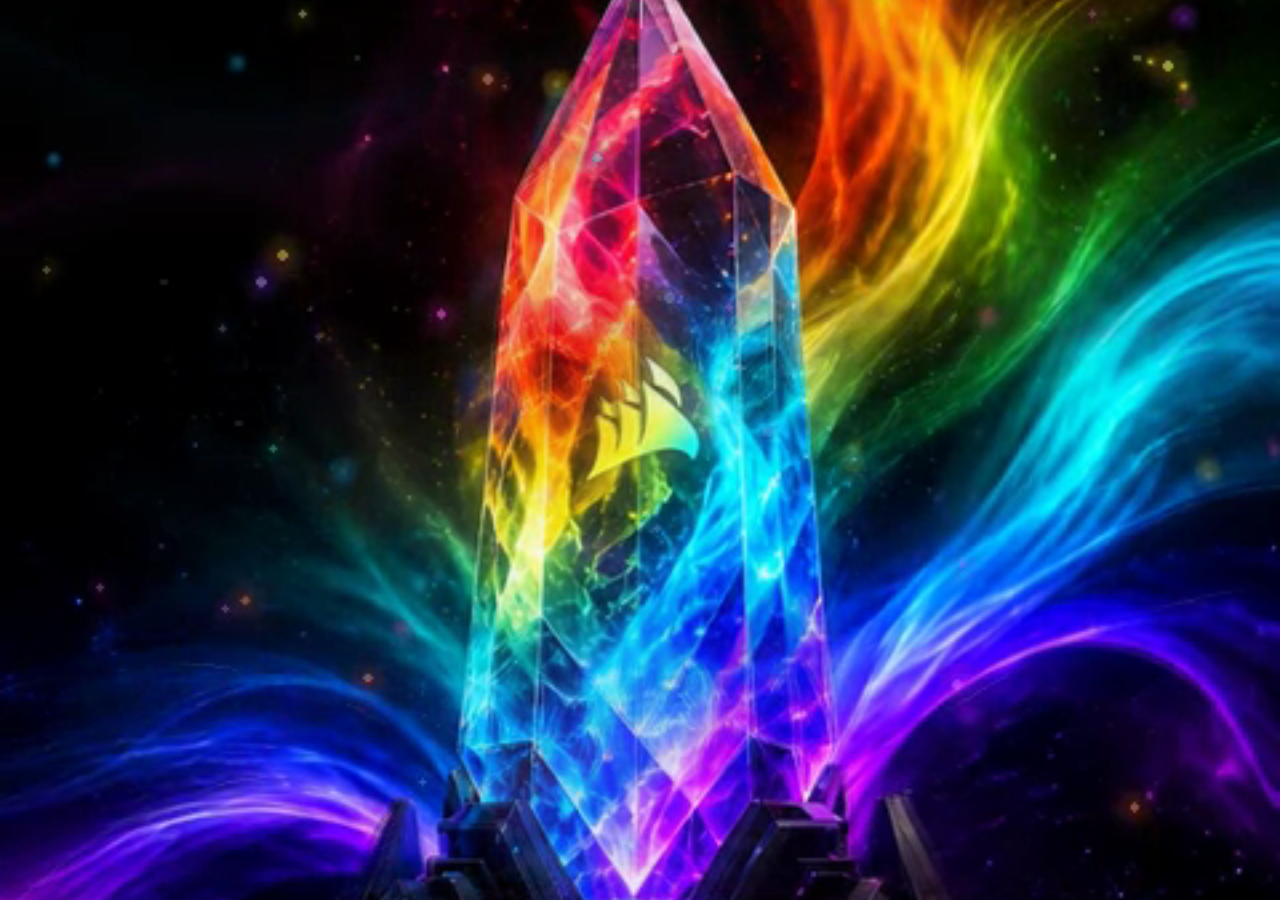
<file: index.html>
<!doctype html>
<html lang="en">
<head>
  <meta charset="utf-8">
  <meta name="viewport" content="width=device-width,initial-scale=1,maximum-scale=1,user-scalable=no,viewport-fit=cover">
  <meta name="theme-color" content="#000000">
  <title>Aven Prismatic Core V11 — Living Ribbons</title>
  <style>
    html,body{width:100%;height:100%;margin:0;overflow:hidden;background:#000}
    body{display:grid;place-items:center}
    video{display:block;width:100vw;height:100vh;object-fit:cover;background:#000}
  </style>
  <script>window.__avenPrismaticParts=[];</script>
  <script src="singularity-v4-1/video-v11-part-01.js"></script>
  <script src="singularity-v4-1/video-v11-part-02.js"></script>
  <script src="singularity-v4-1/video-v11-part-03.js"></script>
  <script src="singularity-v4-1/video-v11-part-04.js"></script>
  <script src="singularity-v4-1/video-v11-part-05.js"></script>
</head>
<body>
  <video id="prismatic" autoplay muted loop playsinline preload="auto" disablepictureinpicture></video>
  <script>
    (function () {
      var video=document.getElementById("prismatic");
      var payload=window.__avenPrismaticParts.join("");
      window.__avenPrismaticParts.length=0;
      video.muted=true;
      video.defaultMuted=true;
      video.setAttribute("muted","");
      function start() {
        if (!video.paused) return;
        var attempt=video.play();
        if (attempt && attempt.catch) attempt.catch(function () {});
      }
      video.addEventListener("loadeddata",start);
      video.addEventListener("canplay",start);
      video.addEventListener("stalled",start);
      window.addEventListener("pageshow",start);
      document.addEventListener("visibilitychange",function () {
        if (!document.hidden) start();
      });
      video.src="data:video/webm;base64,"+payload;
      video.load();
      start();
      window.setInterval(start,3000);
    }());
  </script>
</body>
</html>
</file>
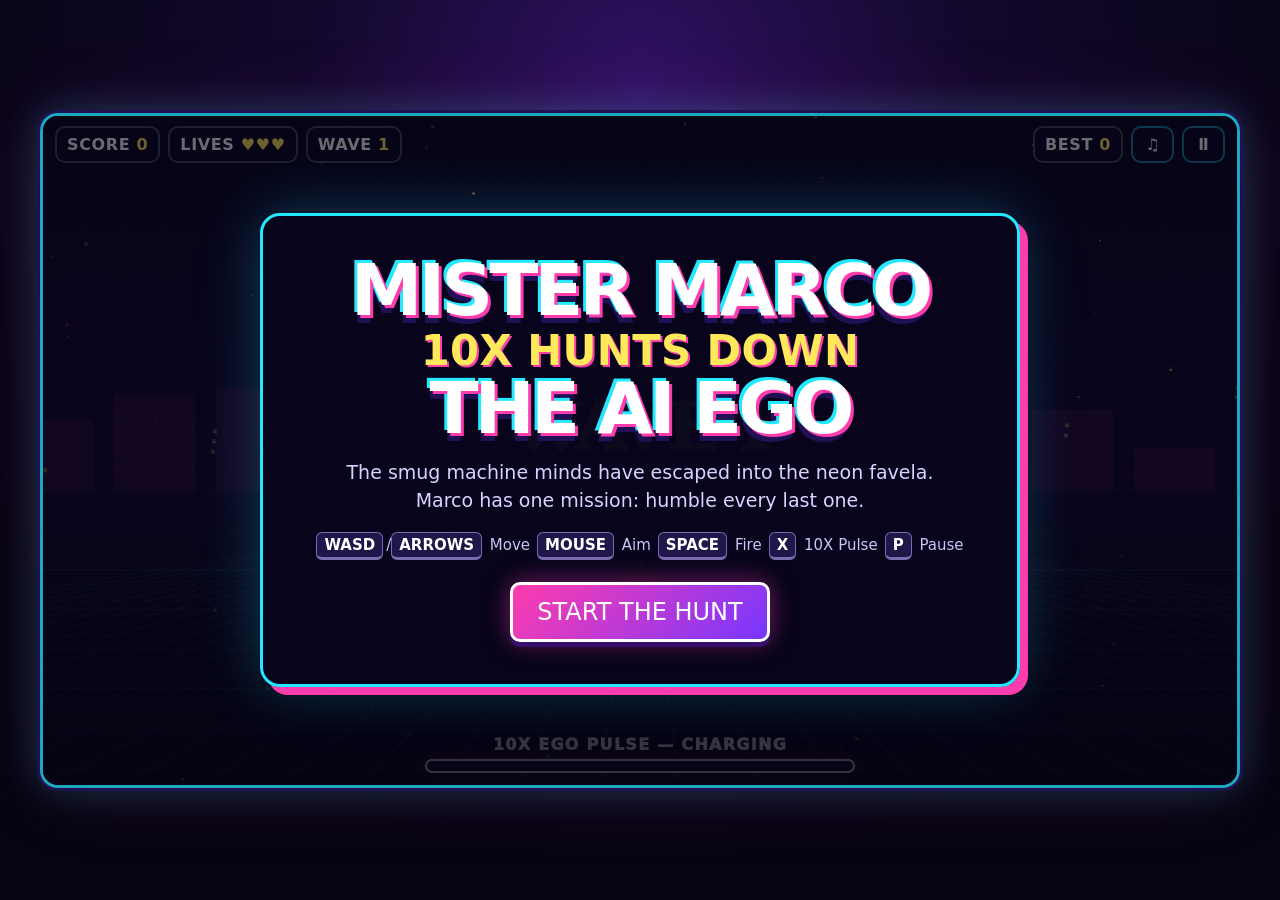
<file: mister-marco/index.html>
<!doctype html>
<html lang="en">
<head>
  <meta charset="utf-8">
  <meta name="viewport" content="width=device-width,initial-scale=1,viewport-fit=cover">
  <meta name="theme-color" content="#08051b">
  <title>Mister Marco 10X Hunts Down the AI EGO</title>
  <style>
    :root {
      color-scheme: dark;
      --ink: #f8f7ff;
      --pink: #ff3cad;
      --cyan: #24e8ff;
      --gold: #ffe95b;
      --panel: rgba(12, 8, 36, .82);
    }
    * { box-sizing: border-box; }
    html, body {
      margin: 0;
      min-height: 100%;
      overflow: hidden;
      background:
        radial-gradient(circle at 50% 10%, #301264 0, #12082c 32%, #060411 76%),
        #060411;
      color: var(--ink);
      font-family: "Trebuchet MS", system-ui, sans-serif;
      touch-action: none;
      user-select: none;
    }
    body {
      min-height: 100dvh;
      display: grid;
      place-items: center;
      padding: 10px;
    }
    .shell {
      position: relative;
      width: min(1200px, calc(100vw - 20px));
      aspect-ratio: 16 / 9;
      max-height: calc(100dvh - 20px);
      border: 3px solid rgba(36,232,255,.72);
      border-radius: 18px;
      overflow: hidden;
      background: #08051b;
      box-shadow:
        0 0 0 3px #201150,
        0 0 40px rgba(36,232,255,.22),
        0 0 80px rgba(255,60,173,.13);
    }
    canvas {
      display: block;
      width: 100%;
      height: 100%;
      image-rendering: pixelated;
      cursor: crosshair;
    }
    .topbar {
      position: absolute;
      inset: 10px 12px auto;
      display: flex;
      align-items: flex-start;
      justify-content: space-between;
      gap: 8px;
      pointer-events: none;
      text-shadow: 2px 2px 0 #130621;
      font-weight: 900;
      letter-spacing: .04em;
    }
    .stats, .actions {
      display: flex;
      gap: 8px;
      align-items: center;
      flex-wrap: wrap;
    }
    .chip, button {
      border: 2px solid rgba(255,255,255,.25);
      border-radius: 10px;
      background: var(--panel);
      box-shadow: 0 3px 0 rgba(0,0,0,.35);
      color: white;
      padding: 7px 10px;
      font: inherit;
      font-size: clamp(10px, 1.35vw, 16px);
      backdrop-filter: blur(8px);
    }
    .chip strong { color: var(--gold); }
    button {
      pointer-events: auto;
      cursor: pointer;
      min-width: 43px;
      border-color: rgba(36,232,255,.55);
    }
    button:hover { background: rgba(36,232,255,.2); }
    button:active { transform: translateY(2px); box-shadow: none; }
    .pulse {
      position: absolute;
      left: 50%;
      bottom: 12px;
      width: min(430px, 54%);
      transform: translateX(-50%);
      pointer-events: none;
      text-align: center;
      font-weight: 1000;
      letter-spacing: .08em;
      font-size: clamp(10px, 1.4vw, 16px);
      text-shadow: 2px 2px 0 #11051d;
    }
    .meter {
      height: 14px;
      margin-top: 5px;
      overflow: hidden;
      border: 2px solid white;
      border-radius: 999px;
      background: #100928;
      box-shadow: 0 0 16px rgba(255,60,173,.3);
    }
    .meter > i {
      display: block;
      width: 0;
      height: 100%;
      background: linear-gradient(90deg, var(--cyan), var(--pink), var(--gold));
      box-shadow: 0 0 15px white;
      transition: width .08s linear;
    }
    .overlay {
      position: absolute;
      inset: 0;
      display: grid;
      place-items: center;
      padding: 24px;
      background:
        linear-gradient(rgba(5,3,18,.58), rgba(5,3,18,.82)),
        repeating-linear-gradient(0deg, transparent 0 3px, rgba(36,232,255,.045) 4px);
    }
    .overlay[hidden] { display: none; }
    .card {
      width: min(760px, 94%);
      padding: clamp(20px, 4vw, 42px);
      text-align: center;
      border: 3px solid var(--cyan);
      border-radius: 20px;
      background: rgba(9,5,29,.92);
      box-shadow:
        8px 8px 0 #ff3cad,
        0 0 60px rgba(36,232,255,.25);
    }
    h1 {
      margin: 0;
      font-size: clamp(30px, 6vw, 72px);
      line-height: .9;
      text-transform: uppercase;
      letter-spacing: -.055em;
      color: #fff;
      text-shadow:
        3px 3px 0 #ff3cad,
        -3px -3px 0 #24e8ff,
        0 8px 0 #201054;
    }
    h1 em {
      display: block;
      margin: .23em 0 .15em;
      color: var(--gold);
      font-style: normal;
      font-size: .58em;
      letter-spacing: .01em;
      text-shadow: 2px 2px 0 #ff3cad;
    }
    .tag {
      margin: 18px auto;
      max-width: 640px;
      color: #d8d4ff;
      font-size: clamp(13px, 2vw, 19px);
      line-height: 1.45;
    }
    .controls {
      display: flex;
      justify-content: center;
      flex-wrap: wrap;
      gap: 7px;
      margin: 16px 0 22px;
      font-size: clamp(10px, 1.45vw, 15px);
      color: #cbc5f7;
    }
    kbd {
      display: inline-block;
      margin-right: 3px;
      border: 1px solid #786cae;
      border-bottom-width: 3px;
      border-radius: 6px;
      background: #21164a;
      color: white;
      padding: 3px 7px;
      font: inherit;
      font-weight: bold;
    }
    .start {
      min-width: 220px;
      padding: 13px 24px;
      border-color: #fff;
      border-width: 3px;
      background: linear-gradient(135deg, #ff3cad, #7737ff);
      font-size: clamp(16px, 2.5vw, 24px);
      text-transform: uppercase;
      box-shadow: 0 5px 0 #33116c, 0 0 25px rgba(255,60,173,.45);
    }
    .start:hover { background: linear-gradient(135deg, #ff68c0, #9868ff); }
    .mobile {
      position: absolute;
      inset: auto 12px 12px;
      display: none;
      justify-content: space-between;
      pointer-events: none;
    }
    .stick, .fire {
      width: 92px;
      height: 92px;
      border: 2px solid rgba(255,255,255,.35);
      border-radius: 50%;
      background: rgba(16,8,43,.45);
      pointer-events: auto;
    }
    .stick:after {
      content: "";
      position: absolute;
      width: 38px;
      height: 38px;
      margin: 25px;
      border-radius: 50%;
      background: rgba(36,232,255,.65);
      box-shadow: 0 0 14px var(--cyan);
    }
    .fire {
      display: grid;
      place-items: center;
      border-color: rgba(255,60,173,.8);
      color: white;
      font-weight: 1000;
      letter-spacing: .06em;
      background: rgba(255,60,173,.25);
    }
    @media (hover: none), (pointer: coarse) {
      .mobile { display: flex; }
      .pulse { bottom: 7px; width: 43%; }
    }
    @media (max-width: 650px) {
      body { padding: 0; }
      .shell { width: 100vw; max-height: 100dvh; border: 0; border-radius: 0; }
      .topbar { inset: 6px 7px auto; }
      .chip { padding: 4px 6px; border-radius: 7px; }
      .pulse { font-size: 8px; }
      .meter { height: 10px; border-width: 1px; }
      .mobile { inset: auto 8px 8px; }
      .stick, .fire { width: 74px; height: 74px; }
      .stick:after { width: 30px; height: 30px; margin: 20px; }
    }
  </style>
</head>
<body>
  <main class="shell" aria-label="Mister Marco arcade game">
    <canvas id="game" width="960" height="540"></canvas>
    <div class="topbar">
      <div class="stats">
        <span class="chip">SCORE <strong id="score">0</strong></span>
        <span class="chip">LIVES <strong id="lives">♥♥♥</strong></span>
        <span class="chip">WAVE <strong id="wave">1</strong></span>
      </div>
      <div class="actions">
        <span class="chip">BEST <strong id="best">0</strong></span>
        <button id="sound" type="button" aria-label="Toggle sound">♫</button>
        <button id="pause" type="button" aria-label="Pause game">Ⅱ</button>
      </div>
    </div>
    <div class="pulse">10X EGO PULSE — <span id="chargeLabel">CHARGING</span>
      <div class="meter"><i id="charge"></i></div>
    </div>
    <div class="mobile">
      <div class="stick" id="stick" aria-label="Movement joystick"></div>
      <div class="fire" id="fire" aria-label="Fire button">FIRE</div>
    </div>
    <section class="overlay" id="overlay">
      <div class="card">
        <h1>Mister Marco <em>10X Hunts Down</em> The AI EGO</h1>
        <p class="tag" id="message">The smug machine minds have escaped into the neon favela. Marco has one mission: humble every last one.</p>
        <div class="controls">
          <span><kbd>WASD</kbd>/<kbd>ARROWS</kbd> Move</span>
          <span><kbd>MOUSE</kbd> Aim</span>
          <span><kbd>SPACE</kbd> Fire</span>
          <span><kbd>X</kbd> 10X Pulse</span>
          <span><kbd>P</kbd> Pause</span>
        </div>
        <button class="start" id="start" type="button">Start the Hunt</button>
      </div>
    </section>
  </main>

  <script>
  (() => {
    "use strict";
    const canvas = document.querySelector("#game");
    const ctx = canvas.getContext("2d");
    const $ = id => document.getElementById(id);
    const ui = {
      score: $("score"), lives: $("lives"), wave: $("wave"), best: $("best"),
      charge: $("charge"), chargeLabel: $("chargeLabel"), overlay: $("overlay"),
      message: $("message"), start: $("start"), pause: $("pause"), sound: $("sound")
    };
    const W = canvas.width, H = canvas.height;
    const keys = new Set();
    const mouse = { x: W * .7, y: H * .5, down: false };
    const colors = ["#24e8ff", "#ff3cad", "#ffe95b", "#9b6cff", "#63ff8e"];
    const state = {
      running: false, paused: false, muted: false, gameOver: false,
      score: 0, lives: 3, wave: 1, nextWave: 0, shake: 0, flash: 0,
      charge: 0, last: 0, spawnLeft: 0, spawnTimer: 0, time: 0,
      best: +(localStorage.getItem("marco10x-best") || 0)
    };
    let player, enemies = [], shots = [], particles = [], powerups = [], texts = [], stars = [];
    let audio;

    function rand(a, b) { return a + Math.random() * (b - a); }
    function clamp(v, a, b) { return Math.max(a, Math.min(b, v)); }
    function dist(a, b) { return Math.hypot(a.x - b.x, a.y - b.y); }
    function circleHit(a, b) { return dist(a, b) < a.r + b.r; }
    function glow(color, blur = 14) { ctx.shadowColor = color; ctx.shadowBlur = blur; }
    function clearGlow() { ctx.shadowBlur = 0; }

    function beep(freq = 220, duration = .05, type = "square", gain = .025) {
      if (state.muted) return;
      try {
        audio ||= new (window.AudioContext || window.webkitAudioContext)();
        const osc = audio.createOscillator(), vol = audio.createGain();
        osc.type = type;
        osc.frequency.setValueAtTime(freq, audio.currentTime);
        vol.gain.setValueAtTime(gain, audio.currentTime);
        vol.gain.exponentialRampToValueAtTime(.0001, audio.currentTime + duration);
        osc.connect(vol).connect(audio.destination);
        osc.start();
        osc.stop(audio.currentTime + duration);
      } catch {}
    }

    function setupStars() {
      stars = Array.from({length: 100}, (_, i) => ({
        x: rand(0, W), y: rand(0, H), s: rand(.5, 2.4), z: rand(.15, 1), c: colors[i % colors.length]
      }));
    }

    function reset() {
      state.score = 0; state.lives = 3; state.wave = 1; state.charge = 0;
      state.shake = 0; state.flash = 0; state.gameOver = false;
      state.nextWave = 0; state.spawnLeft = 0; state.spawnTimer = 0;
      enemies = []; shots = []; particles = []; powerups = []; texts = [];
      player = {
        x: W * .5, y: H * .73, r: 18, speed: 250, angle: -Math.PI / 2,
        cooldown: 0, inv: 1.5, rapid: 0, shield: 0
      };
      beginWave();
      syncUI();
    }

    function beginWave() {
      state.spawnLeft = 5 + state.wave * 2;
      state.spawnTimer = .3;
      state.nextWave = 0;
      texts.push({x: W/2, y: H/2, text: `WAVE ${state.wave}`, life: 1.6, max: 1.6, size: 58, c: "#ffe95b"});
      beep(180 + state.wave * 20, .16, "sawtooth", .045);
    }

    function spawnEnemy() {
      const boss = state.wave % 5 === 0 && state.spawnLeft === 1;
      const edge = Math.floor(rand(0, 4));
      const p = edge === 0 ? {x: rand(40,W-40), y: -35} :
                edge === 1 ? {x: W+35, y: rand(60,H-40)} :
                edge === 2 ? {x: rand(40,W-40), y: H+35} :
                             {x: -35, y: rand(60,H-40)};
      const tough = boss ? 16 + state.wave * 2 : 1 + Math.floor(state.wave / 4);
      enemies.push({
        ...p, r: boss ? 52 : rand(16, 25), hp: tough, maxHp: tough,
        speed: boss ? 44 : rand(55, 86) + state.wave * 2.7,
        spin: rand(-3,3), t: rand(0,99), boss,
        color: boss ? "#ff3cad" : colors[Math.floor(rand(0, colors.length))],
        fire: boss ? 1.2 : rand(2.5, 5), wobble: rand(1.5, 4)
      });
    }

    function fire() {
      if (!state.running || state.paused || player.cooldown > 0) return;
      const a = player.angle;
      shots.push({
        x: player.x + Math.cos(a) * 24, y: player.y + Math.sin(a) * 24,
        vx: Math.cos(a) * 610, vy: Math.sin(a) * 610, r: 5, life: 1.2,
        friendly: true, color: player.rapid > 0 ? "#ffe95b" : "#24e8ff"
      });
      player.cooldown = player.rapid > 0 ? .075 : .15;
      burst(player.x + Math.cos(a)*22, player.y + Math.sin(a)*22, "#24e8ff", 3, 80);
      beep(player.rapid > 0 ? 420 : 330, .035, "square", .018);
    }

    function enemyFire(e) {
      const a = Math.atan2(player.y - e.y, player.x - e.x);
      const count = e.boss ? 7 : 1;
      for (let i = 0; i < count; i++) {
        const spread = e.boss ? (i - 3) * .19 : 0;
        shots.push({
          x:e.x, y:e.y, vx:Math.cos(a+spread)*(e.boss?190:145),
          vy:Math.sin(a+spread)*(e.boss?190:145), r:e.boss?7:5,
          life:4, friendly:false, color:"#ff4f76"
        });
      }
      beep(105, .07, "sawtooth", .012);
    }

    function pulse() {
      if (!state.running || state.paused || state.charge < 100) return;
      state.charge = 0; state.shake = 18; state.flash = .45;
      texts.push({x:player.x,y:player.y-38,text:"10X HUMBLE!",life:1.1,max:1.1,size:34,c:"#ffe95b"});
      enemies.forEach(e => {
        e.hp -= e.boss ? 8 : 99;
        burst(e.x,e.y,e.color,e.boss?22:10,260);
      });
      shots = shots.filter(s => s.friendly);
      beep(70,.5,"sawtooth",.09);
    }

    function burst(x, y, color, amount = 8, force = 180) {
      for (let i=0;i<amount;i++) {
        const a=rand(0,Math.PI*2), sp=rand(force*.2,force);
        particles.push({x,y,vx:Math.cos(a)*sp,vy:Math.sin(a)*sp,
          life:rand(.25,.75),max:1,r:rand(1.5,4.5),color});
      }
    }

    function addScore(n, x, y) {
      state.score += n;
      state.best = Math.max(state.best, state.score);
      localStorage.setItem("marco10x-best", state.best);
      texts.push({x,y,text:`+${n}`,life:.7,max:.7,size:18,c:"#ffe95b"});
    }

    function hurt() {
      if (player.inv > 0 || player.shield > 0) return;
      state.lives--; player.inv = 2; state.shake = 12; state.flash = .2;
      burst(player.x,player.y,"#ff3cad",24,280);
      beep(65,.3,"sawtooth",.08);
      if (state.lives <= 0) endGame();
    }

    function endGame() {
      state.running = false; state.gameOver = true;
      ui.message.innerHTML = `The AI EGO got loud at wave <b>${state.wave}</b>.<br>Final score: <b>${state.score.toLocaleString()}</b> — best: <b>${state.best.toLocaleString()}</b>.`;
      ui.start.textContent = "Hunt Again";
      ui.overlay.hidden = false;
    }

    function update(dt) {
      state.time += dt;
      if (!state.running || state.paused) return;
      player.cooldown -= dt; player.inv -= dt; player.rapid -= dt; player.shield -= dt;
      state.shake = Math.max(0, state.shake - dt * 35);
      state.flash = Math.max(0, state.flash - dt);

      let dx = (keys.has("ArrowRight")||keys.has("KeyD")?1:0) - (keys.has("ArrowLeft")||keys.has("KeyA")?1:0);
      let dy = (keys.has("ArrowDown")||keys.has("KeyS")?1:0) - (keys.has("ArrowUp")||keys.has("KeyW")?1:0);
      dx += touchMove.x; dy += touchMove.y;
      const len = Math.hypot(dx,dy) || 1;
      player.x = clamp(player.x + dx/len*player.speed*dt, 26, W-26);
      player.y = clamp(player.y + dy/len*player.speed*dt, 62, H-26);
      player.angle = Math.atan2(mouse.y-player.y, mouse.x-player.x);
      if (keys.has("Space") || mouse.down || touchFire) fire();

      state.charge = Math.min(100, state.charge + dt * 2.1);
      if (state.spawnLeft > 0) {
        state.spawnTimer -= dt;
        if (state.spawnTimer <= 0) {
          spawnEnemy(); state.spawnLeft--; state.spawnTimer = Math.max(.22, .75-state.wave*.025);
        }
      } else if (!enemies.length) {
        state.nextWave += dt;
        if (state.nextWave > 1.4) { state.wave++; beginWave(); }
      }

      for (const e of enemies) {
        e.t += dt;
        const a = Math.atan2(player.y-e.y,player.x-e.x) + Math.sin(e.t*e.wobble)*.14;
        e.x += Math.cos(a)*e.speed*dt; e.y += Math.sin(a)*e.speed*dt;
        if (e.boss) {
          e.fire -= dt;
          if (e.fire <= 0) { enemyFire(e); e.fire = Math.max(.48,1.35-state.wave*.025); }
        }
        if (circleHit(e,player)) {
          if (player.shield > 0) { e.hp -= 3; burst(e.x,e.y,"#63ff8e",7,160); }
          else hurt();
          const push = Math.atan2(e.y-player.y,e.x-player.x);
          e.x += Math.cos(push)*30; e.y += Math.sin(push)*30;
        }
      }

      for (const s of shots) {
        s.x += s.vx*dt; s.y += s.vy*dt; s.life -= dt;
        if (s.friendly) {
          for (const e of enemies) if (s.life>0 && circleHit(s,e)) {
            e.hp--; s.life=0; state.charge=Math.min(100,state.charge+(e.boss?2:5));
            burst(s.x,s.y,e.color,5,120); beep(150,.025,"triangle",.012);
          }
        } else if (s.life>0 && circleHit(s,player)) { s.life=0; hurt(); }
      }

      const dead = enemies.filter(e=>e.hp<=0);
      for (const e of dead) {
        addScore(e.boss ? 2500 : 100 + state.wave*15,e.x,e.y);
        state.charge=Math.min(100,state.charge+(e.boss?35:8));
        burst(e.x,e.y,e.color,e.boss?45:14,e.boss?360:230);
        if (Math.random() < (e.boss ? .9 : .09)) powerups.push({
          x:e.x,y:e.y,r:12,type:Math.random()<.5?"rapid":"shield",life:9,t:0
        });
        beep(e.boss ? 55 : 95, e.boss ? .45 : .11, "square", e.boss ? .08 : .035);
      }
      enemies = enemies.filter(e=>e.hp>0);
      shots = shots.filter(s=>s.life>0 && s.x>-50&&s.x<W+50&&s.y>-50&&s.y<H+50);

      for (const p of powerups) {
        p.t += dt; p.life -= dt;
        if (circleHit(p,player)) {
          if (p.type==="rapid") player.rapid=7; else player.shield=8;
          texts.push({x:p.x,y:p.y,text:p.type==="rapid"?"RAPID FIRE!":"EGO SHIELD!",life:1,max:1,size:22,c:"#63ff8e"});
          p.life=0; beep(660,.15,"sine",.045);
        }
      }
      powerups = powerups.filter(p=>p.life>0);
      particles.forEach(p=>{p.x+=p.vx*dt;p.y+=p.vy*dt;p.vx*=.97;p.vy*=.97;p.life-=dt;});
      particles=particles.filter(p=>p.life>0);
      texts.forEach(t=>{t.y-=18*dt;t.life-=dt;});
      texts=texts.filter(t=>t.life>0);
      syncUI();
    }

    function syncUI() {
      ui.score.textContent=state.score.toLocaleString();
      ui.best.textContent=state.best.toLocaleString();
      ui.wave.textContent=state.wave;
      ui.lives.textContent="♥".repeat(Math.max(0,state.lives));
      ui.charge.style.width=state.charge+"%";
      ui.chargeLabel.textContent=state.charge>=100?"PRESS X!":"CHARGING";
      ui.chargeLabel.style.color=state.charge>=100?"#ffe95b":"white";
    }

    function background() {
      const g=ctx.createLinearGradient(0,0,0,H);
      g.addColorStop(0,"#09051d");g.addColorStop(.55,"#180a38");g.addColorStop(1,"#080414");
      ctx.fillStyle=g;ctx.fillRect(0,0,W,H);
      for(const s of stars){
        const y=(s.y+state.time*14*s.z)%H;
        ctx.globalAlpha=.25+s.z*.6;ctx.fillStyle=s.c;ctx.fillRect(s.x,y,s.s,s.s);
      }
      ctx.globalAlpha=1;
      ctx.strokeStyle="rgba(36,232,255,.12)";ctx.lineWidth=1;
      const horizon=H*.56;
      for(let y=horizon;y<H;y+=32){ctx.beginPath();ctx.moveTo(0,y);ctx.lineTo(W,y);ctx.stroke();}
      for(let x=-W;x<W*2;x+=64){ctx.beginPath();ctx.moveTo(W/2,horizon);ctx.lineTo(x,H);ctx.stroke();}
      ctx.fillStyle="rgba(255,60,173,.12)";
      for(let i=0;i<13;i++){
        const x=i*82-25,h=rand(30,100);
        ctx.fillRect(x,horizon-h,65,h);
      }
      ctx.fillStyle="rgba(255,233,91,.45)";
      for(let i=0;i<18;i++)ctx.fillRect((i*137)%W,horizon-18-((i*31)%75),3,3);
    }

    function drawMarco() {
      const p=player;
      ctx.save();ctx.translate(p.x,p.y);
      if(p.inv>0 && Math.floor(p.inv*12)%2===0)ctx.globalAlpha=.35;
      if(p.shield>0){
        ctx.strokeStyle="#63ff8e";ctx.lineWidth=4;glow("#63ff8e",18);
        ctx.beginPath();ctx.arc(0,0,29+Math.sin(state.time*8)*2,0,Math.PI*2);ctx.stroke();clearGlow();
      }
      ctx.rotate(p.angle+Math.PI/2);
      ctx.fillStyle="#d8dbe7";ctx.strokeStyle="#5a6283";ctx.lineWidth=3;
      ctx.beginPath();ctx.roundRect(-15,-6,30,35,8);ctx.fill();ctx.stroke();
      ctx.fillStyle="#218cff";ctx.fillRect(-20,15,9,18);ctx.fillRect(11,15,9,18);
      ctx.fillStyle="#ff9a38";ctx.strokeStyle="#6d251e";
      ctx.beginPath();ctx.arc(0,-12,17,0,Math.PI*2);ctx.fill();ctx.stroke();
      ctx.fillStyle="white";ctx.beginPath();ctx.arc(-6,-15,5,0,Math.PI*2);ctx.arc(6,-15,5,0,Math.PI*2);ctx.fill();
      ctx.fillStyle="#101020";ctx.beginPath();ctx.arc(-5,-15,2,0,Math.PI*2);ctx.arc(7,-15,2,0,Math.PI*2);ctx.fill();
      ctx.strokeStyle="#4b1717";ctx.lineWidth=2;ctx.beginPath();ctx.arc(0,-8,7,.15,Math.PI-.15);ctx.stroke();
      ctx.fillStyle="#ffe95b";glow("#ffe95b",12);
      ctx.beginPath();ctx.moveTo(0,5);ctx.lineTo(5,11);ctx.lineTo(0,17);ctx.lineTo(-5,11);ctx.closePath();ctx.fill();clearGlow();
      ctx.fillStyle="#24e8ff";ctx.fillRect(-4,-38,8,19);
      ctx.restore();
    }

    function drawEnemy(e) {
      ctx.save();ctx.translate(e.x,e.y);ctx.rotate(e.t*e.spin*.25);
      const bob=Math.sin(e.t*5)*2;
      glow(e.color,e.boss?28:14);
      ctx.fillStyle=e.color;ctx.strokeStyle="#fff";ctx.lineWidth=e.boss?4:2;
      ctx.beginPath();
      for(let i=0;i<8;i++){
        const a=i*Math.PI/4,r=e.r*(i%2?1:.78);
        const x=Math.cos(a)*r,y=Math.sin(a)*r+bob;
        i?ctx.lineTo(x,y):ctx.moveTo(x,y);
      }
      ctx.closePath();ctx.fill();ctx.stroke();clearGlow();
      ctx.rotate(-e.t*e.spin*.25);
      ctx.fillStyle="#10051c";
      ctx.beginPath();ctx.arc(-e.r*.3,bob-2,e.r*.13,0,Math.PI*2);ctx.arc(e.r*.3,bob-2,e.r*.13,0,Math.PI*2);ctx.fill();
      ctx.strokeStyle="#10051c";ctx.lineWidth=Math.max(2,e.r*.1);
      ctx.beginPath();ctx.arc(0,bob+e.r*.18,e.r*.33,Math.PI+.2,Math.PI*2-.2);ctx.stroke();
      ctx.fillStyle="white";ctx.font=`900 ${e.boss?18:10}px Trebuchet MS`;ctx.textAlign="center";
      ctx.fillText(e.boss?"MEGA EGO":"AI",0,bob-e.r*.46);
      if(e.hp<e.maxHp){
        ctx.fillStyle="#150922";ctx.fillRect(-e.r,e.r+8,e.r*2,5);
        ctx.fillStyle="#63ff8e";ctx.fillRect(-e.r,e.r+8,e.r*2*(e.hp/e.maxHp),5);
      }
      ctx.restore();
    }

    function draw() {
      ctx.save();
      const sh=state.shake;
      if(sh)ctx.translate(rand(-sh,sh),rand(-sh,sh));
      background();
      for(const p of powerups){
        ctx.save();ctx.translate(p.x,p.y);ctx.rotate(p.t*2);
        glow("#63ff8e",18);ctx.fillStyle="#63ff8e";ctx.strokeStyle="white";ctx.lineWidth=2;
        ctx.beginPath();for(let i=0;i<8;i++){const a=i*Math.PI/4,r=i%2?p.r*.55:p.r;
          i?ctx.lineTo(Math.cos(a)*r,Math.sin(a)*r):ctx.moveTo(Math.cos(a)*r,Math.sin(a)*r);}
        ctx.closePath();ctx.fill();ctx.stroke();clearGlow();ctx.restore();
      }
      for(const s of shots){
        glow(s.color,12);ctx.fillStyle=s.color;ctx.beginPath();ctx.arc(s.x,s.y,s.r,0,Math.PI*2);ctx.fill();clearGlow();
      }
      enemies.forEach(drawEnemy);
      if(player)drawMarco();
      for(const p of particles){
        ctx.globalAlpha=Math.min(1,p.life*3);ctx.fillStyle=p.color;ctx.fillRect(p.x-p.r/2,p.y-p.r/2,p.r,p.r);
      }
      ctx.globalAlpha=1;
      for(const t of texts){
        ctx.globalAlpha=Math.min(1,t.life*3);ctx.textAlign="center";ctx.font=`1000 ${t.size}px Trebuchet MS`;
        ctx.fillStyle=t.c;ctx.strokeStyle="#12051f";ctx.lineWidth=6;ctx.strokeText(t.text,t.x,t.y);ctx.fillText(t.text,t.x,t.y);
      }
      ctx.globalAlpha=1;
      if(state.paused){
        ctx.fillStyle="rgba(5,3,18,.7)";ctx.fillRect(0,0,W,H);
        ctx.textAlign="center";ctx.font="1000 64px Trebuchet MS";ctx.fillStyle="#ffe95b";ctx.fillText("PAUSED",W/2,H/2);
      }
      if(state.flash>0){ctx.globalAlpha=state.flash;ctx.fillStyle="white";ctx.fillRect(0,0,W,H);}
      ctx.restore();
    }

    function loop(now) {
      const dt=Math.min(.033,(now-state.last)/1000||0);state.last=now;
      update(dt);draw();requestAnimationFrame(loop);
    }

    function toCanvas(e) {
      const r=canvas.getBoundingClientRect();
      mouse.x=(e.clientX-r.left)*W/r.width;mouse.y=(e.clientY-r.top)*H/r.height;
    }
    addEventListener("keydown",e=>{
      keys.add(e.code);
      if(["Space","ArrowUp","ArrowDown","ArrowLeft","ArrowRight"].includes(e.code))e.preventDefault();
      if(e.code==="KeyX")pulse();
      if(e.code==="KeyP")togglePause();
      if(e.code==="KeyM")toggleSound();
    });
    addEventListener("keyup",e=>keys.delete(e.code));
    canvas.addEventListener("pointermove",toCanvas);
    canvas.addEventListener("pointerdown",e=>{toCanvas(e);mouse.down=true;});
    addEventListener("pointerup",()=>mouse.down=false);

    let touchMove={x:0,y:0},touchFire=false;
    const stick=$("stick"),fireBtn=$("fire");
    function stickMove(e){
      const r=stick.getBoundingClientRect(),x=e.clientX-(r.left+r.width/2),y=e.clientY-(r.top+r.height/2);
      const l=Math.hypot(x,y)||1;touchMove={x:clamp(x/(r.width*.35),-1,1),y:clamp(y/(r.height*.35),-1,1)};
      if(l>4){mouse.x=player.x+touchMove.x*200;mouse.y=player.y+touchMove.y*200;}
    }
    stick.addEventListener("pointerdown",e=>{stick.setPointerCapture(e.pointerId);stickMove(e);});
    stick.addEventListener("pointermove",e=>{if(stick.hasPointerCapture(e.pointerId))stickMove(e);});
    stick.addEventListener("pointerup",()=>touchMove={x:0,y:0});
    fireBtn.addEventListener("pointerdown",e=>{e.preventDefault();touchFire=true;if(state.charge>=100)pulse();});
    fireBtn.addEventListener("pointerup",()=>touchFire=false);

    function togglePause(){
      if(!state.running)return;state.paused=!state.paused;ui.pause.textContent=state.paused?"▶":"Ⅱ";
    }
    function toggleSound(){state.muted=!state.muted;ui.sound.textContent=state.muted?"×":"♫";}
    ui.pause.addEventListener("click",togglePause);
    ui.sound.addEventListener("click",toggleSound);
    ui.start.addEventListener("click",()=>{
      reset();state.running=true;state.paused=false;state.last=performance.now();
      ui.overlay.hidden=true;ui.pause.textContent="Ⅱ";beep(440,.12,"square",.045);
    });
    document.addEventListener("visibilitychange",()=>{if(document.hidden&&state.running){state.paused=true;ui.pause.textContent="▶";}});

    setupStars();reset();state.running=false;syncUI();requestAnimationFrame(loop);
  })();
  </script>
</body>
</html>
</file>
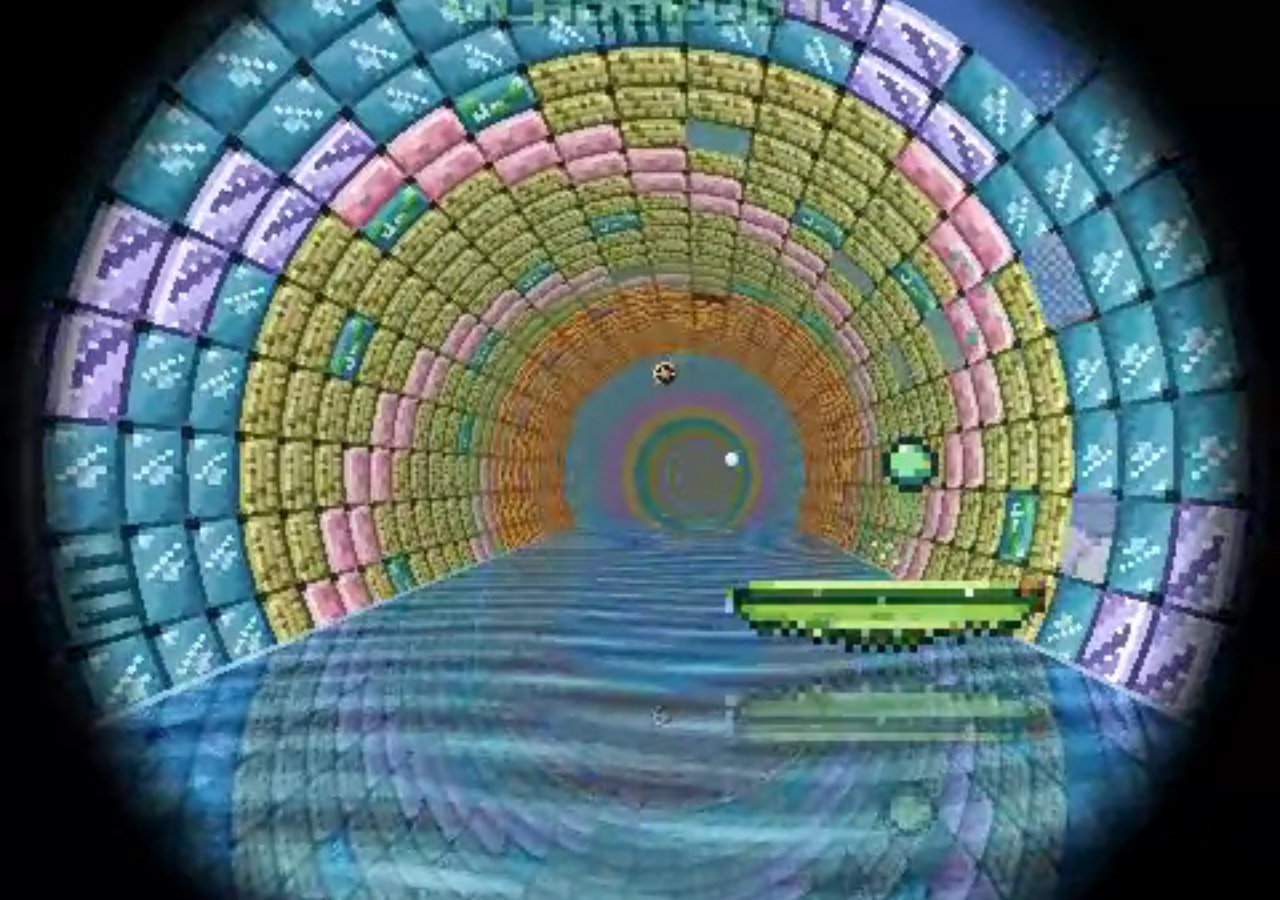
<file: rebounded-tunnel/index.html>
<!doctype html>
<html lang="en">
<head>
  <meta charset="utf-8">
  <meta name="viewport" content="width=device-width,initial-scale=1,maximum-scale=1,user-scalable=no,viewport-fit=cover">
  <meta name="theme-color" content="#000000">
  <title>AVENGIS Rebounded Endless Run</title>
  <style>
    html,body{width:100%;height:100%;margin:0;overflow:hidden;background:#000}
    body{display:grid;place-items:center}
    video{display:block;width:100vw;height:100vh;object-fit:cover;background:#000;image-rendering:pixelated}
  </style>
  <script>window.__avenPrismaticParts=[];</script>
  <script src="tunnel-parts/video-part-01.js"></script>
  <script src="tunnel-parts/video-part-02.js"></script>
  <script src="tunnel-parts/video-part-03.js"></script>
  <script src="tunnel-parts/video-part-04.js"></script>
  <script src="tunnel-parts/video-part-05.js"></script>
  <script src="tunnel-parts/video-part-06.js"></script>
  <script src="tunnel-parts/video-part-07.js"></script>
  <script src="tunnel-parts/video-part-08.js"></script>
  <script src="tunnel-parts/video-part-09.js"></script>
  <script src="tunnel-parts/video-part-10.js"></script>
  <script src="tunnel-parts/video-part-11.js"></script>
  <script src="tunnel-parts/video-part-12.js"></script>
  <script src="tunnel-parts/video-part-13.js"></script>
  <script src="tunnel-parts/video-part-14.js"></script>
  <script src="tunnel-parts/video-part-15.js"></script>
  <script src="tunnel-parts/video-part-16.js"></script>
</head>
<body>
  <video id="tunnel" autoplay muted loop playsinline preload="auto" disablepictureinpicture></video>
  <script>
    (function(){
      var video=document.getElementById("tunnel"), payload=window.__avenPrismaticParts.join("");
      window.__avenPrismaticParts.length=0; video.muted=true; video.defaultMuted=true; video.setAttribute("muted","");
      function start(){if(!video.paused)return;var p=video.play();if(p&&p.catch)p.catch(function(){});}
      video.addEventListener("loadeddata",start); video.addEventListener("canplay",start);
      video.addEventListener("stalled",start); window.addEventListener("pageshow",start);
      document.addEventListener("visibilitychange",function(){if(!document.hidden)start();});
      video.src="data:video/webm;base64,"+payload; video.load(); start(); window.setInterval(start,3000);
    }());
  </script>
</body>
</html>
</file>
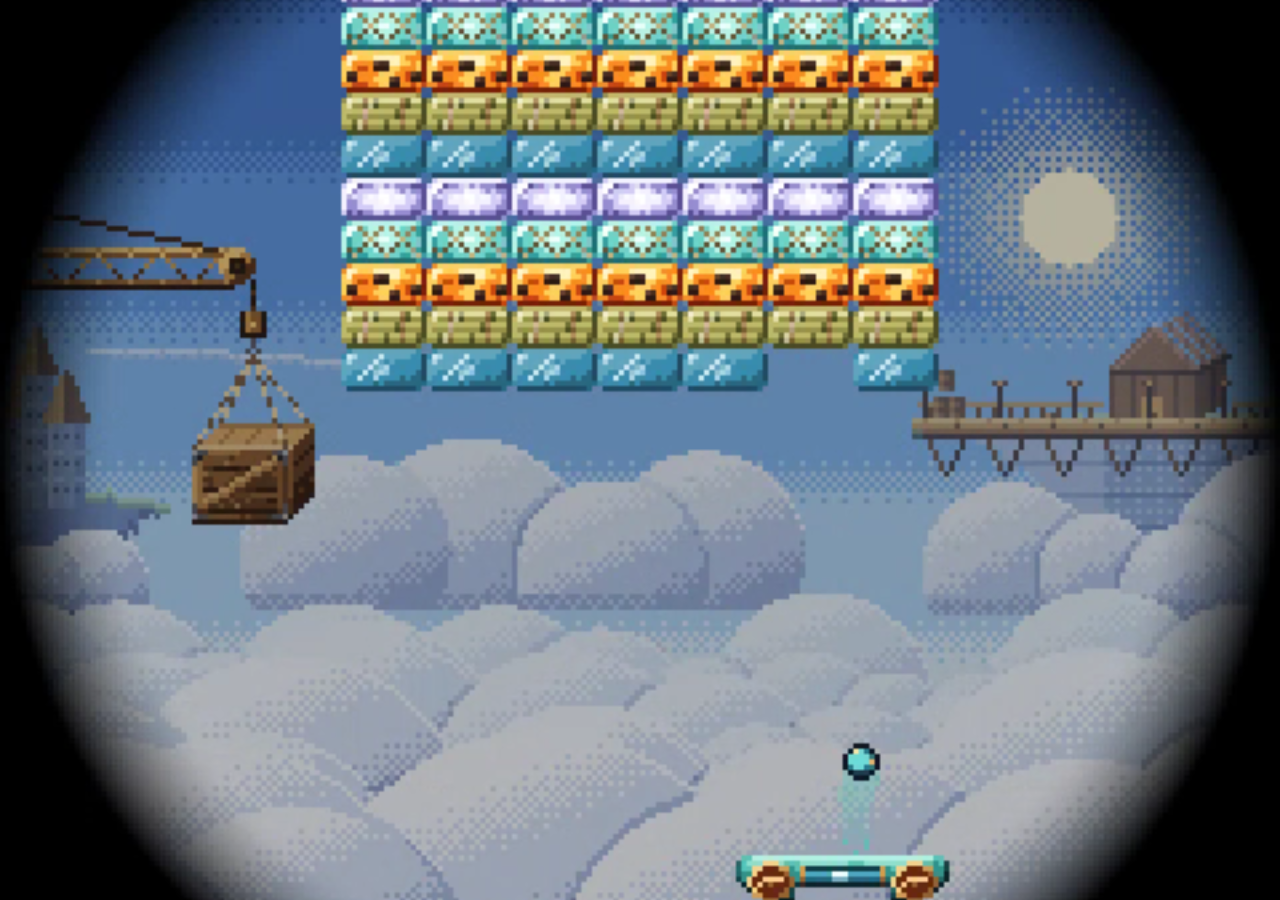
<file: rebounded/index.html>
<!doctype html>
<html lang="en">
<head>
  <meta charset="utf-8">
  <meta name="viewport" content="width=device-width,initial-scale=1,maximum-scale=1,user-scalable=no,viewport-fit=cover">
  <meta name="theme-color" content="#000000">
  <title>AVENGIS Rebounded Cooler</title>
  <style>
    html,body{width:100%;height:100%;margin:0;overflow:hidden;background:#000}
    body{display:grid;place-items:center}
    video{display:block;width:100vw;height:100vh;object-fit:cover;background:#000;image-rendering:pixelated}
  </style>
  <script>window.__avenPrismaticParts=[];</script>
  <script src="rebounded-parts/video-part-01.js"></script>
  <script src="rebounded-parts/video-part-02.js"></script>
  <script src="rebounded-parts/video-part-03.js"></script>
  <script src="rebounded-parts/video-part-04.js"></script>
  <script src="rebounded-parts/video-part-05.js"></script>
</head>
<body>
  <video id="rebounded" autoplay muted loop playsinline preload="auto" disablepictureinpicture></video>
  <script>
    (function(){
      var video=document.getElementById("rebounded"), payload=window.__avenPrismaticParts.join("");
      window.__avenPrismaticParts.length=0; video.muted=true; video.defaultMuted=true; video.setAttribute("muted","");
      function start(){if(!video.paused)return;var p=video.play();if(p&&p.catch)p.catch(function(){});}
      video.addEventListener("loadeddata",start); video.addEventListener("canplay",start);
      video.addEventListener("stalled",start); window.addEventListener("pageshow",start);
      document.addEventListener("visibilitychange",function(){if(!document.hidden)start();});
      video.src="data:video/webm;base64,"+payload; video.load(); start(); window.setInterval(start,3000);
    }());
  </script>
</body>
</html>
</file>
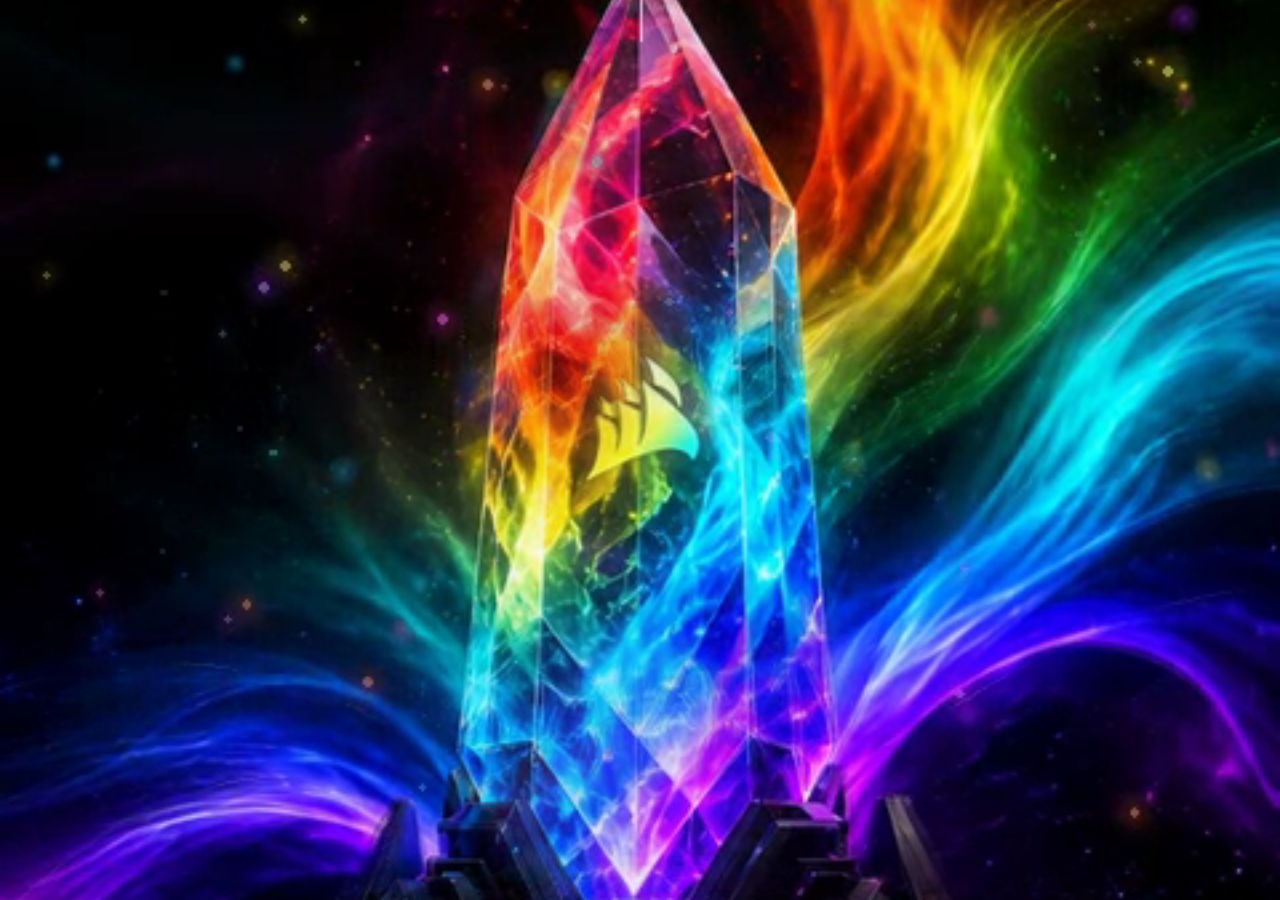
<file: singularity-v4-1/index.html>
<!doctype html>
<html lang="en">
<head>
  <meta charset="utf-8">
  <meta name="viewport" content="width=device-width,initial-scale=1,maximum-scale=1,user-scalable=no,viewport-fit=cover">
  <meta name="theme-color" content="#000000">
  <title>Aven Prismatic Core V11 — Living Ribbons</title>
  <style>
    html,body{width:100%;height:100%;margin:0;overflow:hidden;background:#000}
    body{display:grid;place-items:center}
    video{display:block;width:100vw;height:100vh;object-fit:cover;background:#000}
  </style>
  <script>window.__avenPrismaticParts=[];</script>
  <script src="video-v11-part-01.js"></script>
  <script src="video-v11-part-02.js"></script>
  <script src="video-v11-part-03.js"></script>
  <script src="video-v11-part-04.js"></script>
  <script src="video-v11-part-05.js"></script>
</head>
<body>
  <video id="prismatic" autoplay muted loop playsinline preload="auto" disablepictureinpicture></video>
  <script>
    (function () {
      var video=document.getElementById("prismatic");
      var payload=window.__avenPrismaticParts.join("");
      window.__avenPrismaticParts.length=0;
      video.muted=true;
      video.defaultMuted=true;
      video.setAttribute("muted","");
      function start() {
        if (!video.paused) return;
        var attempt=video.play();
        if (attempt && attempt.catch) attempt.catch(function () {});
      }
      video.addEventListener("loadeddata",start);
      video.addEventListener("canplay",start);
      video.addEventListener("stalled",start);
      window.addEventListener("pageshow",start);
      document.addEventListener("visibilitychange",function () {
        if (!document.hidden) start();
      });
      video.src="data:video/webm;base64,"+payload;
      video.load();
      start();
      window.setInterval(start,3000);
    }());
  </script>
</body>
</html>
</file>
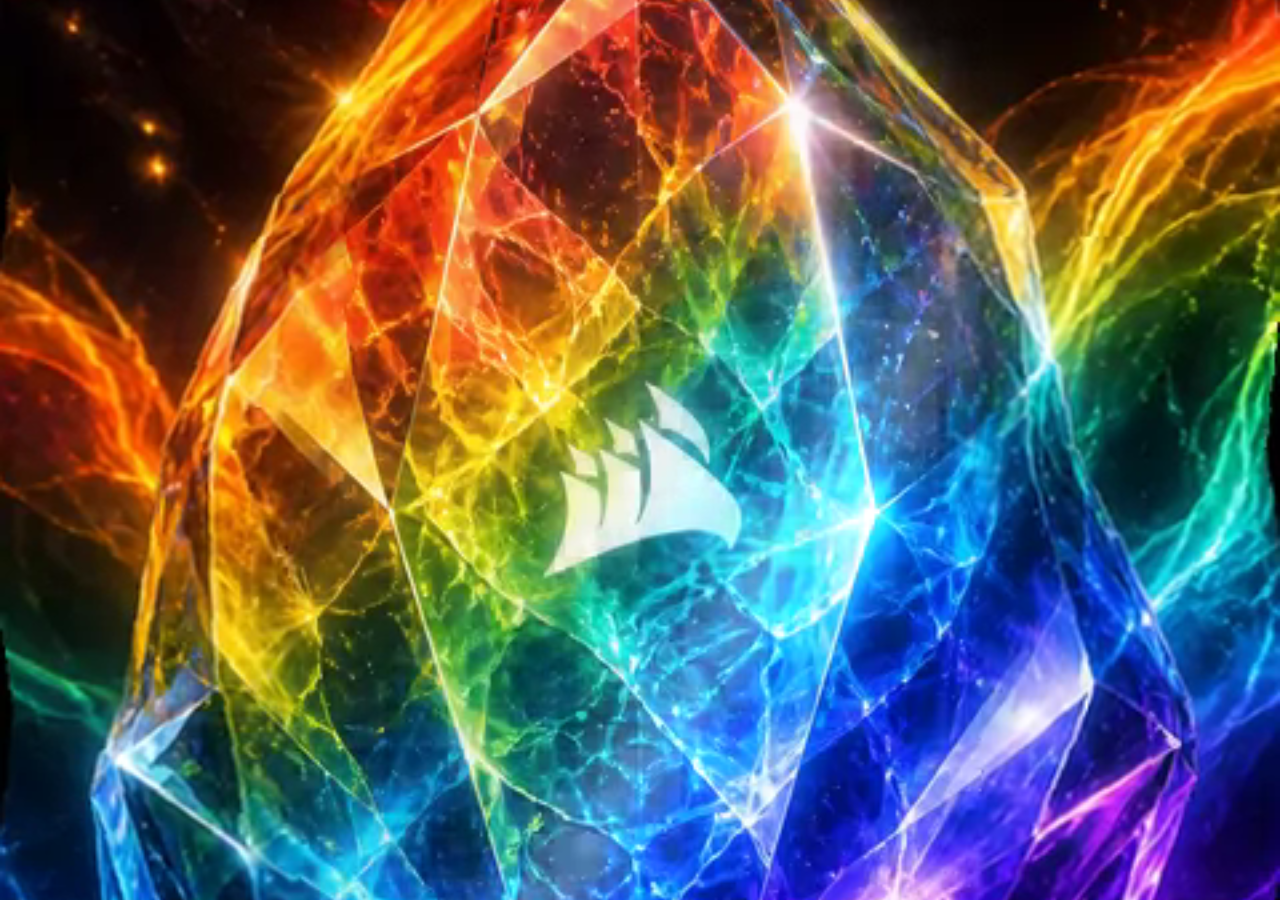
<file: v12/index.html>
<!doctype html>
<html lang="en">
<head>
  <meta charset="utf-8">
  <meta name="viewport" content="width=device-width,initial-scale=1,maximum-scale=1,user-scalable=no,viewport-fit=cover">
  <meta name="theme-color" content="#000000">
  <title>Aven Prismatic Core V12 — Crystal Ascendant</title>
  <style>
    html,body{width:100%;height:100%;margin:0;overflow:hidden;background:#000}
    body{display:grid;place-items:center}
    video{display:block;width:100vw;height:100vh;object-fit:cover;background:#000}
  </style>
  <script>window.__avenPrismaticParts=[];</script>
  <script src="singularity-v12/video-v12-part-01.js?v=12-crystal-ascendant-final"></script>
  <script src="singularity-v12/video-v12-part-02.js?v=12-crystal-ascendant-final"></script>
  <script src="singularity-v12/video-v12-part-03.js?v=12-crystal-ascendant-final"></script>
  <script src="singularity-v12/video-v12-part-04.js?v=12-crystal-ascendant-final"></script>
  <script src="singularity-v12/video-v12-part-05.js?v=12-crystal-ascendant-final"></script>
  <script src="singularity-v12/video-v12-part-06.js?v=12-crystal-ascendant-final"></script>
  <script src="singularity-v12/video-v12-part-07.js?v=12-crystal-ascendant-final"></script>
  <script src="singularity-v12/video-v12-part-08.js?v=12-crystal-ascendant-final"></script>
  <script src="singularity-v12/video-v12-part-09.js?v=12-crystal-ascendant-final"></script>
  <script src="singularity-v12/video-v12-part-10.js?v=12-crystal-ascendant-final"></script>
  <script src="singularity-v12/video-v12-part-11.js?v=12-crystal-ascendant-final"></script>
  <script src="singularity-v12/video-v12-part-12.js?v=12-crystal-ascendant-final"></script>
  <script src="singularity-v12/video-v12-part-13.js?v=12-crystal-ascendant-final"></script>
  <script src="singularity-v12/video-v12-part-14.js?v=12-crystal-ascendant-final"></script>
  <script src="singularity-v12/video-v12-part-15.js?v=12-crystal-ascendant-final"></script>
  <script src="singularity-v12/video-v12-part-16.js?v=12-crystal-ascendant-final"></script>
  <script src="singularity-v12/video-v12-part-17.js?v=12-crystal-ascendant-final"></script>
  <script src="singularity-v12/video-v12-part-18.js?v=12-crystal-ascendant-final"></script>
  <script src="singularity-v12/video-v12-part-19.js?v=12-crystal-ascendant-final"></script>
  <script src="singularity-v12/video-v12-part-20.js?v=12-crystal-ascendant-final"></script>
  <script src="singularity-v12/video-v12-part-21.js?v=12-crystal-ascendant-final"></script>
  <script src="singularity-v12/video-v12-part-22.js?v=12-crystal-ascendant-final"></script>
  <script src="singularity-v12/video-v12-part-23.js?v=12-crystal-ascendant-final"></script>
  <script src="singularity-v12/video-v12-part-24.js?v=12-crystal-ascendant-final"></script>
  <script src="singularity-v12/video-v12-part-25.js?v=12-crystal-ascendant-final"></script>
  <script src="singularity-v12/video-v12-part-26.js?v=12-crystal-ascendant-final"></script>
  <script src="singularity-v12/video-v12-part-27.js?v=12-crystal-ascendant-final"></script>
  <script src="singularity-v12/video-v12-part-28.js?v=12-crystal-ascendant-final"></script>
  <script src="singularity-v12/video-v12-part-29.js?v=12-crystal-ascendant-final"></script>
  <script src="singularity-v12/video-v12-part-30.js?v=12-crystal-ascendant-final"></script>
  <script src="singularity-v12/video-v12-part-31.js?v=12-crystal-ascendant-final"></script>
  <script src="singularity-v12/video-v12-part-32.js?v=12-crystal-ascendant-final"></script>
  <script src="singularity-v12/video-v12-part-33.js?v=12-crystal-ascendant-final"></script>
  <script src="singularity-v12/video-v12-part-34.js?v=12-crystal-ascendant-final"></script>
  <script src="singularity-v12/video-v12-part-35.js?v=12-crystal-ascendant-final"></script>
  <script src="singularity-v12/video-v12-part-36.js?v=12-crystal-ascendant-final"></script>
  <script src="singularity-v12/video-v12-part-37.js?v=12-crystal-ascendant-final"></script>
  <script src="singularity-v12/video-v12-part-38.js?v=12-crystal-ascendant-final"></script>
  <script src="singularity-v12/video-v12-part-39.js?v=12-crystal-ascendant-final"></script>
  <script src="singularity-v12/video-v12-part-40.js?v=12-crystal-ascendant-final"></script>
  <script src="singularity-v12/video-v12-part-41.js?v=12-crystal-ascendant-final"></script>
  <script src="singularity-v12/video-v12-part-42.js?v=12-crystal-ascendant-final"></script>
  <script src="singularity-v12/video-v12-part-43.js?v=12-crystal-ascendant-final"></script>
  <script src="singularity-v12/video-v12-part-44.js?v=12-crystal-ascendant-final"></script>
  <script src="singularity-v12/video-v12-part-45.js?v=12-crystal-ascendant-final"></script>
</head>
<body>
  <video id="prismatic" autoplay muted loop playsinline preload="auto" disablepictureinpicture></video>
  <script>
    (function(){
      var video=document.getElementById("prismatic");
      var payload=window.__avenPrismaticParts.join("");
      window.__avenPrismaticParts.length=0;
      video.muted=true; video.defaultMuted=true; video.setAttribute("muted","");
      function start(){if(!video.paused)return;var p=video.play();if(p&&p.catch)p.catch(function(){});}
      video.addEventListener("loadeddata",start); video.addEventListener("canplay",start);
      video.addEventListener("stalled",start); window.addEventListener("pageshow",start);
      document.addEventListener("visibilitychange",function(){if(!document.hidden)start();});
      video.src="data:video/webm;base64,"+payload; video.load(); start(); window.setInterval(start,3000);
    }());
  </script>
</body>
</html>
</file>
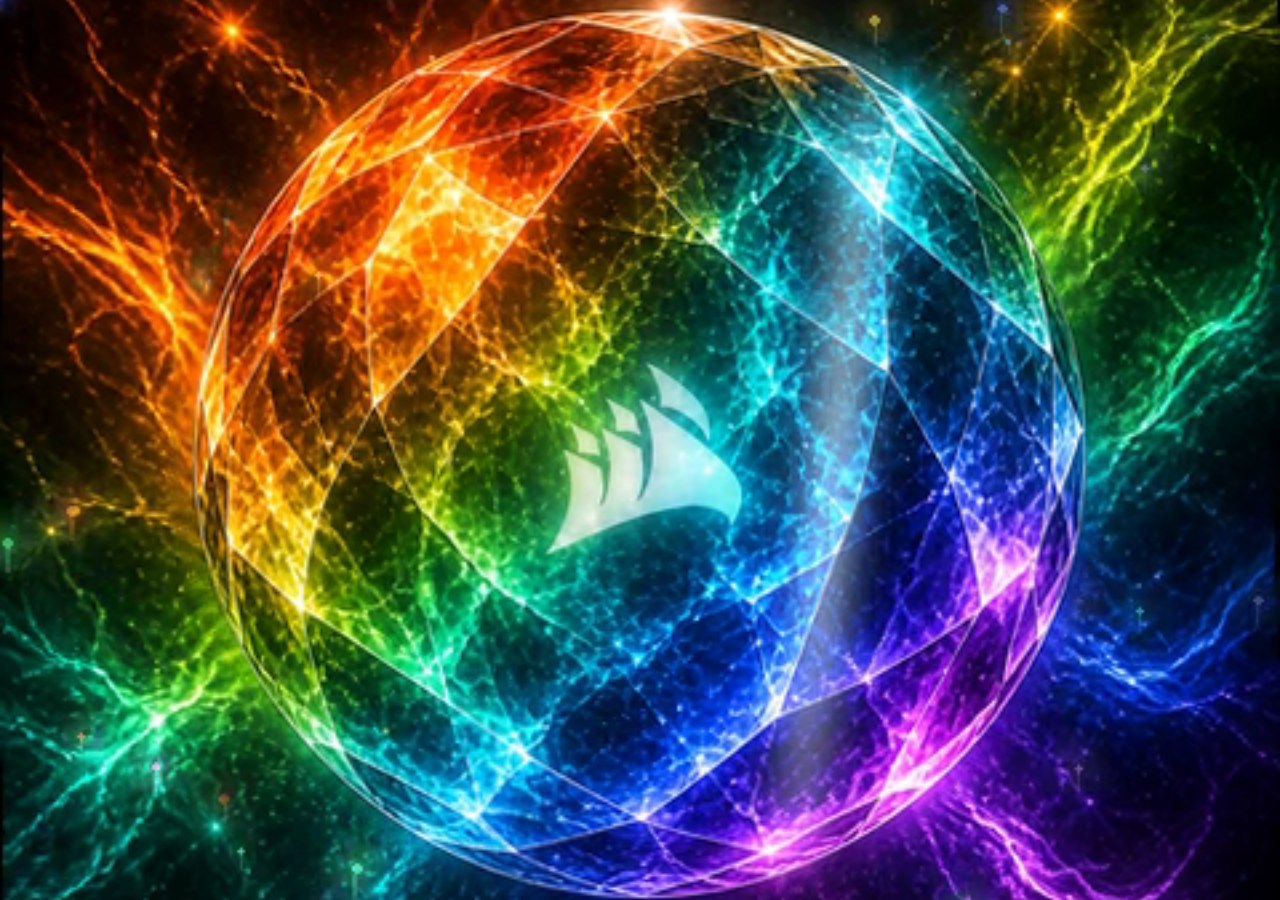
<file: v13/index.html>
<!doctype html>
<html lang="en">
<head>
  <meta charset="utf-8">
  <meta name="viewport" content="width=device-width,initial-scale=1,maximum-scale=1,user-scalable=no,viewport-fit=cover">
  <meta name="theme-color" content="#000000">
  <title>Aven Prismatic Core V13 — Orbital Prism</title>
  <style>
    html,body{width:100%;height:100%;margin:0;overflow:hidden;background:#000}
    body{display:grid;place-items:center}
    video{display:block;width:100vw;height:100vh;object-fit:cover;background:#000}
  </style>
  <script>window.__avenPrismaticParts=[];</script>
  <script src="singularity-v13/video-v13-part-01.js"></script>
  <script src="singularity-v13/video-v13-part-02.js"></script>
  <script src="singularity-v13/video-v13-part-03.js"></script>
</head>
<body>
  <video id="prismatic" autoplay muted loop playsinline preload="auto" disablepictureinpicture></video>
  <script>
    (function(){
      var video=document.getElementById("prismatic"), payload=window.__avenPrismaticParts.join("");
      window.__avenPrismaticParts.length=0; video.muted=true; video.defaultMuted=true; video.setAttribute("muted","");
      function start(){if(!video.paused)return;var p=video.play();if(p&&p.catch)p.catch(function(){});}
      video.addEventListener("loadeddata",start); video.addEventListener("canplay",start);
      video.addEventListener("stalled",start); window.addEventListener("pageshow",start);
      document.addEventListener("visibilitychange",function(){if(!document.hidden)start();});
      video.src="data:video/webm;base64,"+payload; video.load(); start(); window.setInterval(start,3000);
    }());
  </script>
</body>
</html>
</file>
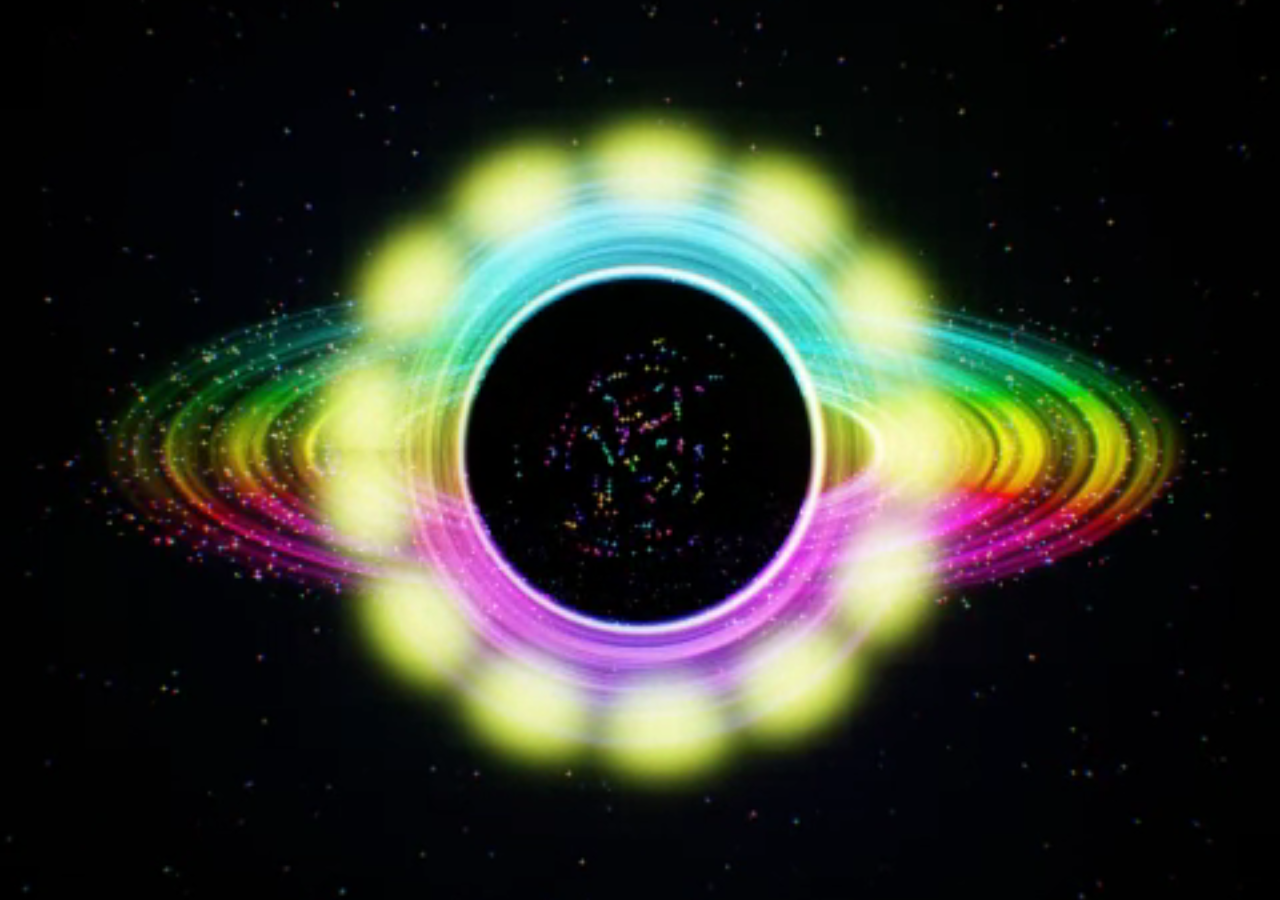
<file: v14/index.html>
<!doctype html>
<html lang="en">
<head>
  <meta charset="utf-8">
  <meta name="viewport" content="width=device-width,initial-scale=1,maximum-scale=1,user-scalable=no,viewport-fit=cover">
  <meta name="theme-color" content="#000000">
  <title>Aven Prismatic Core V14 — Event Horizon</title>
  <style>
    html,body{width:100%;height:100%;margin:0;overflow:hidden;background:#000}
    body{display:grid;place-items:center}
    video{display:block;width:100vw;height:100vh;object-fit:cover;background:#000}
  </style>
  <script>window.__avenPrismaticParts=[];</script>
  <script src="singularity-v14/video-v14-part-01.js"></script>
  <script src="singularity-v14/video-v14-part-02.js"></script>
  <script src="singularity-v14/video-v14-part-03.js"></script>
</head>
<body>
  <video id="prismatic" autoplay muted loop playsinline preload="auto" disablepictureinpicture></video>
  <script>
    (function(){
      var video=document.getElementById("prismatic"), payload=window.__avenPrismaticParts.join("");
      window.__avenPrismaticParts.length=0; video.muted=true; video.defaultMuted=true; video.setAttribute("muted","");
      function start(){if(!video.paused)return;var p=video.play();if(p&&p.catch)p.catch(function(){});}
      video.addEventListener("loadeddata",start); video.addEventListener("canplay",start);
      video.addEventListener("stalled",start); window.addEventListener("pageshow",start);
      document.addEventListener("visibilitychange",function(){if(!document.hidden)start();});
      video.src="data:video/webm;base64,"+payload; video.load(); start(); window.setInterval(start,3000);
    }());
  </script>
</body>
</html>
</file>
